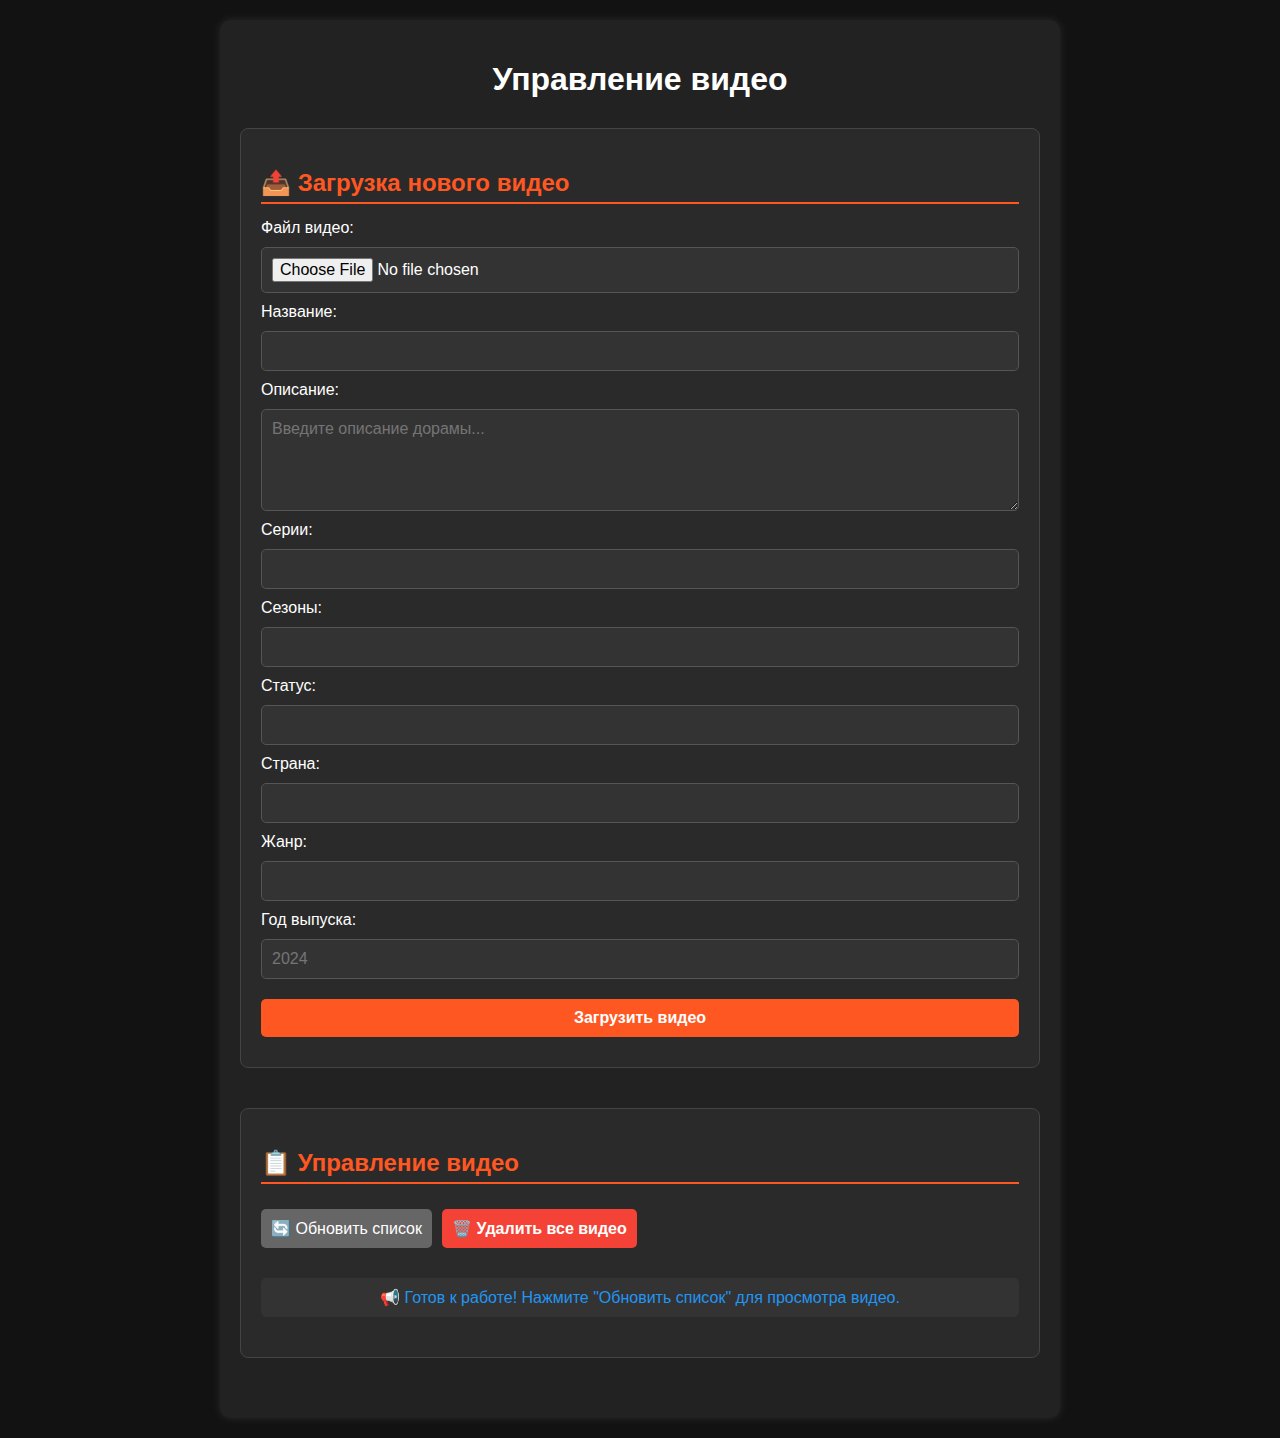
<file: ver26/ver26/admin/admin.html>
<!DOCTYPE html>
<html lang="en">
<head>
    <meta charset="UTF-8">
    <meta name="viewport" content="width=device-width, initial-scale=1.0">
    <title>Админка</title>
    <link rel="stylesheet" href="admin.css">
</head>
<body>
    <div class="admin-container">
        <h1>Управление видео</h1>
        
        <!-- Секция загрузки -->
        <div class="section">
            <h2>📤 Загрузка нового видео</h2>
            <form id="uploadForm">
                <label for="videoFile">Файл видео:</label>
                <input type="file" id="videoFile" required>
                
                <label for="videoTitle">Название:</label>
                <input type="text" id="videoTitle" required>
                
                <label for="videoDescription">Описание:</label>
                <textarea id="videoDescription" rows="4" placeholder="Введите описание дорамы..." required></textarea>
                
                <label for="videoSeries">Серии:</label>
                <input type="number" id="videoSeries" required>
                
                <label for="videoSeasons">Сезоны:</label>
                <input type="number" id="videoSeasons" required>
                
                <label for="videoStatus">Статус:</label>
                <input type="text" id="videoStatus" required>
                
                <label for="videoCountry">Страна:</label>
                <input type="text" id="videoCountry" required>
                
                <label for="videoGenre">Жанр:</label>
                <input type="text" id="videoGenre" required>
                
                <label for="videoYear">Год выпуска:</label>
                <input type="text" id="videoYear" placeholder="2024" required>
                
                <button type="submit" class="btn-primary">Загрузить видео</button>
            </form>
        </div>

        <!-- Секция управления видео -->
        <div class="section">
            <h2>📋 Управление видео</h2>
            <div class="management-controls">
                <button id="loadVideosBtn" class="btn-secondary">🔄 Обновить список</button>
                <button id="deleteAllBtn" class="btn-danger">🗑️ Удалить все видео</button>
            </div>
            
            <div id="videosStatus" class="status-info">
                Нажмите "Обновить список" для загрузки видео
            </div>
            
            <div id="videosList" class="videos-list"></div>
        </div>
    </div>

    <!-- Модальное окно подтверждения -->
    <div id="confirmModal" class="modal">
        <div class="modal-content">
            <h3>⚠️ Подтверждение</h3>
            <p id="confirmText">Вы уверены?</p>
            <div class="modal-buttons">
                <button id="confirmYes" class="btn-danger">Да, удалить</button>
                <button id="confirmNo" class="btn-secondary">Отмена</button>
            </div>
        </div>
    </div>

    <script src="admin.js"></script>
</body>
</html>
</file>
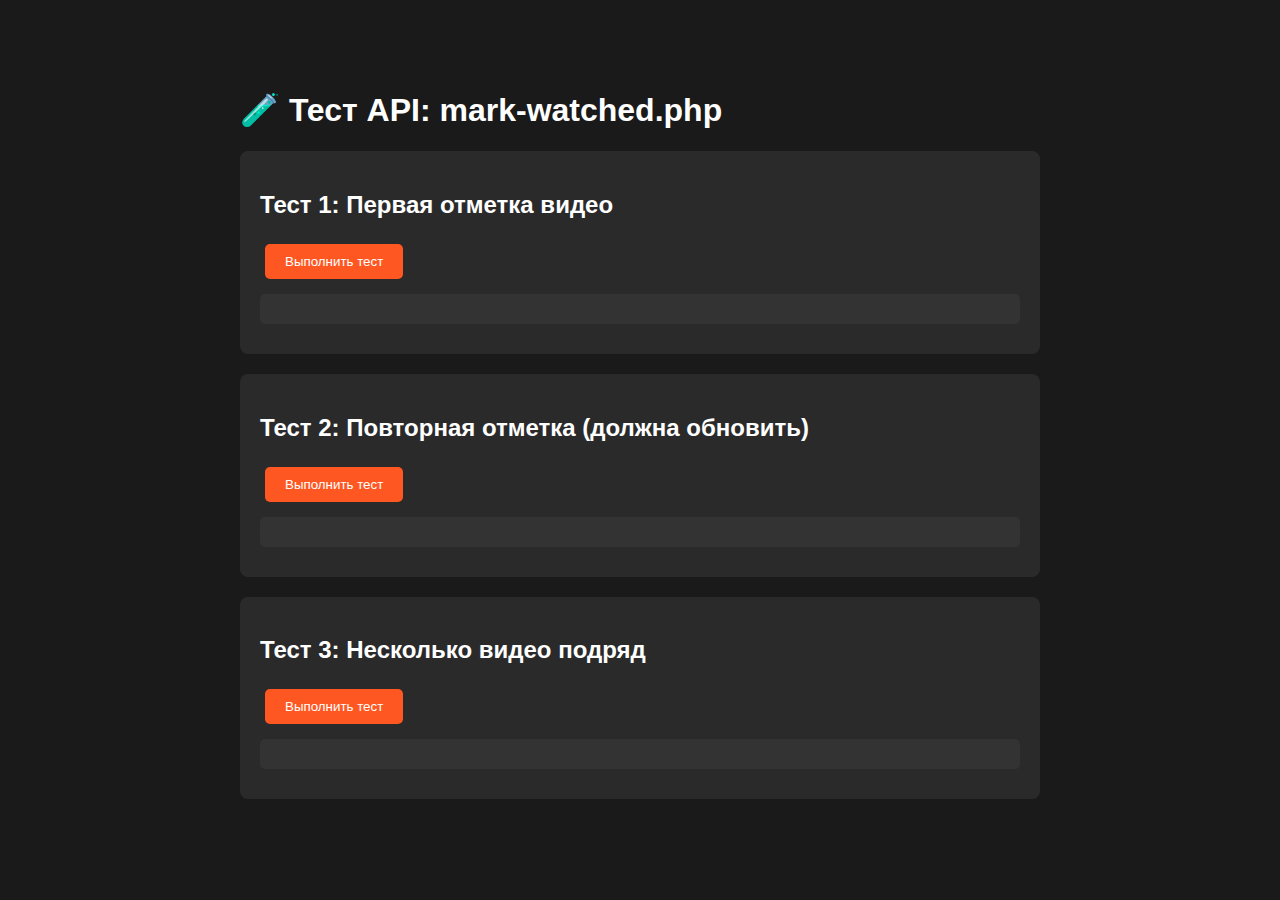
<file: ver26/ver26/api/test-mark-watched.html>
<!DOCTYPE html>
<html lang="ru">
<head>
    <meta charset="UTF-8">
    <meta name="viewport" content="width=device-width, initial-scale=1.0">
    <title>Тест Mark Watched API</title>
    <style>
        body {
            font-family: Arial, sans-serif;
            max-width: 800px;
            margin: 50px auto;
            padding: 20px;
            background: #1a1a1a;
            color: #fff;
        }
        .test-section {
            background: #2a2a2a;
            padding: 20px;
            margin: 20px 0;
            border-radius: 8px;
        }
        button {
            background: #ff5722;
            color: white;
            border: none;
            padding: 10px 20px;
            border-radius: 5px;
            cursor: pointer;
            margin: 5px;
        }
        button:hover {
            background: #e64a19;
        }
        .result {
            background: #333;
            padding: 15px;
            margin: 10px 0;
            border-radius: 5px;
            font-family: monospace;
            white-space: pre-wrap;
        }
        .success { color: #4caf50; }
        .error { color: #f44336; }
    </style>
</head>
<body>
    <h1>🧪 Тест API: mark-watched.php</h1>
    
    <div class="test-section">
        <h2>Тест 1: Первая отметка видео</h2>
        <button onclick="testFirstMark()">Выполнить тест</button>
        <div id="result1" class="result"></div>
    </div>
    
    <div class="test-section">
        <h2>Тест 2: Повторная отметка (должна обновить)</h2>
        <button onclick="testDuplicateMark()">Выполнить тест</button>
        <div id="result2" class="result"></div>
    </div>
    
    <div class="test-section">
        <h2>Тест 3: Несколько видео подряд</h2>
        <button onclick="testMultipleMark()">Выполнить тест</button>
        <div id="result3" class="result"></div>
    </div>

    <script>
        const API_URL = '../api/mark-watched.php';
        const TEST_USER_ID = 590563384; // Замените на реальный
        const TEST_VIDEO_ID = 9; // Замените на реальный

        async function testFirstMark() {
            const resultDiv = document.getElementById('result1');
            resultDiv.innerHTML = '⏳ Выполняется запрос...';
            
            try {
                const response = await fetch(API_URL, {
                    method: 'POST',
                    headers: {
                        'Content-Type': 'application/json'
                    },
                    body: JSON.stringify({
                        userId: TEST_USER_ID,
                        videoId: TEST_VIDEO_ID
                    })
                });
                
                const data = await response.json();
                
                if (data.success) {
                    resultDiv.innerHTML = `<span class="success">✅ Успех!</span>\n${JSON.stringify(data, null, 2)}`;
                    console.log('Тест 1 пройден:', data);
                } else {
                    resultDiv.innerHTML = `<span class="error">❌ Ошибка:</span>\n${JSON.stringify(data, null, 2)}`;
                }
            } catch (error) {
                resultDiv.innerHTML = `<span class="error">❌ Ошибка сети:</span>\n${error.message}`;
            }
        }

        async function testDuplicateMark() {
            const resultDiv = document.getElementById('result2');
            resultDiv.innerHTML = '⏳ Выполняется запрос...';
            
            try {
                // Отправляем тот же userId и videoId дважды
                const response1 = await fetch(API_URL, {
                    method: 'POST',
                    headers: { 'Content-Type': 'application/json' },
                    body: JSON.stringify({
                        userId: TEST_USER_ID,
                        videoId: TEST_VIDEO_ID
                    })
                });
                const data1 = await response1.json();
                
                await new Promise(resolve => setTimeout(resolve, 500));
                
                const response2 = await fetch(API_URL, {
                    method: 'POST',
                    headers: { 'Content-Type': 'application/json' },
                    body: JSON.stringify({
                        userId: TEST_USER_ID,
                        videoId: TEST_VIDEO_ID
                    })
                });
                const data2 = await response2.json();
                
                resultDiv.innerHTML = `
<span class="success">Запрос 1:</span>
isNewRecord: ${data1.isNewRecord} (должно быть true или false)
${JSON.stringify(data1, null, 2)}

<span class="success">Запрос 2:</span>
isNewRecord: ${data2.isNewRecord} (должно быть false - обновление)
${JSON.stringify(data2, null, 2)}
                `.trim();
                
                console.log('Тест 2 пройден:', { data1, data2 });
            } catch (error) {
                resultDiv.innerHTML = `<span class="error">❌ Ошибка:</span>\n${error.message}`;
            }
        }

        async function testMultipleMark() {
            const resultDiv = document.getElementById('result3');
            resultDiv.innerHTML = '⏳ Выполняется 5 запросов...';
            
            try {
                const results = [];
                
                for (let i = 0; i < 5; i++) {
                    const response = await fetch(API_URL, {
                        method: 'POST',
                        headers: { 'Content-Type': 'application/json' },
                        body: JSON.stringify({
                            userId: TEST_USER_ID,
                            videoId: TEST_VIDEO_ID + i // разные видео
                        })
                    });
                    const data = await response.json();
                    results.push({ videoId: TEST_VIDEO_ID + i, ...data });
                    
                    await new Promise(resolve => setTimeout(resolve, 100));
                }
                
                resultDiv.innerHTML = `<span class="success">✅ Все запросы выполнены!</span>\n${JSON.stringify(results, null, 2)}`;
                console.log('Тест 3 пройден:', results);
            } catch (error) {
                resultDiv.innerHTML = `<span class="error">❌ Ошибка:</span>\n${error.message}`;
            }
        }
    </script>
</body>
</html>
</file>
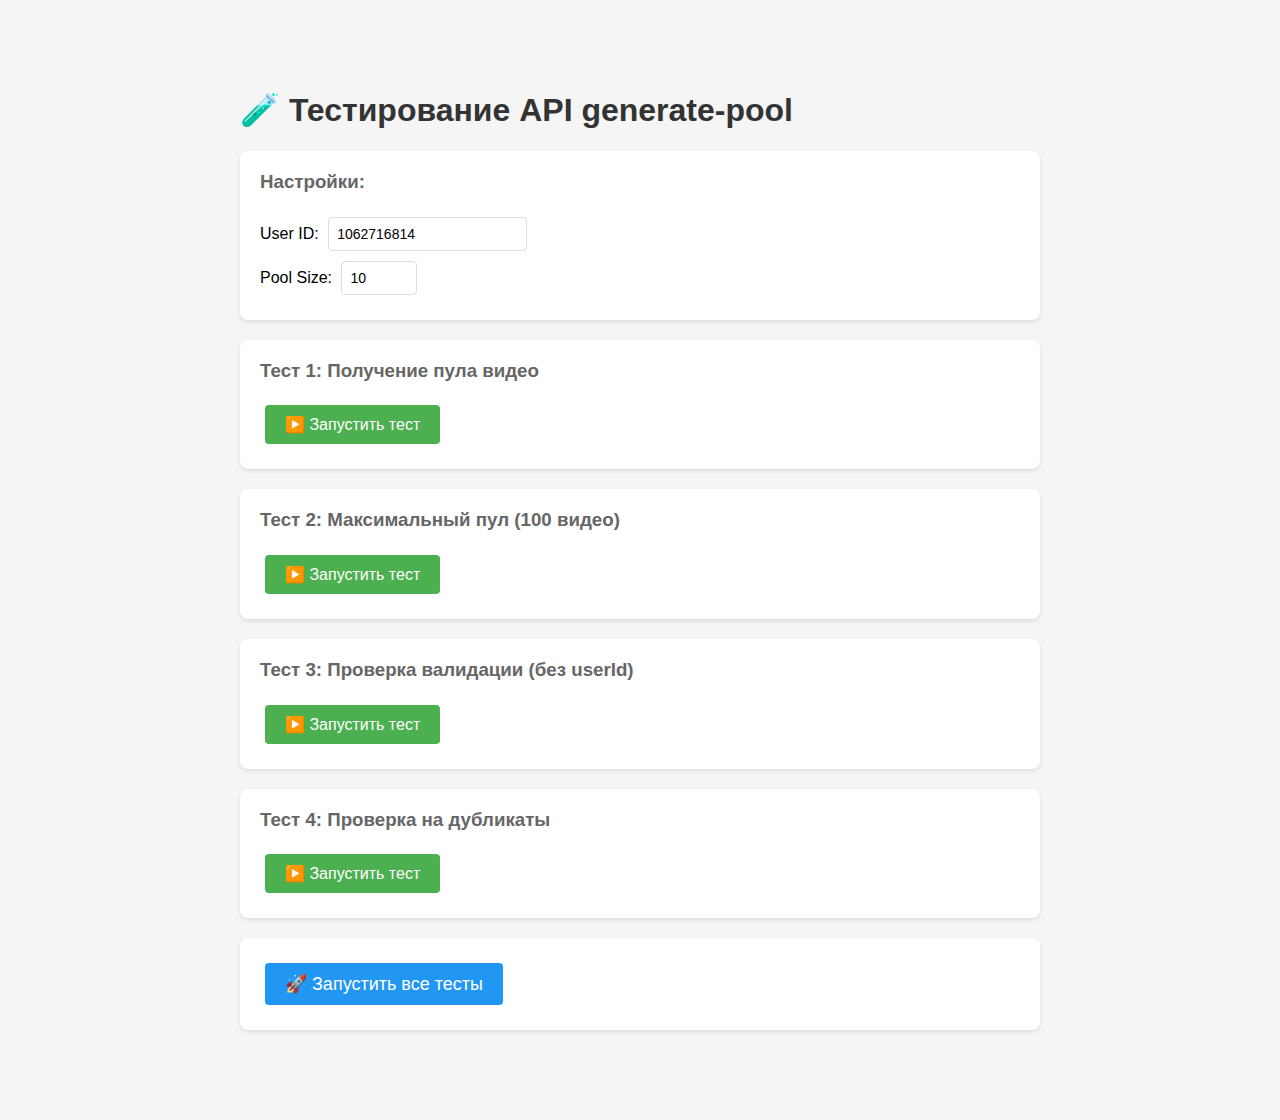
<file: ver26/ver26/api/test-page.html>
<!DOCTYPE html>
<html lang="ru">
<head>
    <meta charset="UTF-8">
    <meta name="viewport" content="width=device-width, initial-scale=1.0">
    <title>Тест API generate-pool</title>
    <style>
        body {
            font-family: Arial, sans-serif;
            max-width: 800px;
            margin: 50px auto;
            padding: 20px;
            background: #f5f5f5;
        }
        .test-block {
            background: white;
            padding: 20px;
            margin: 20px 0;
            border-radius: 8px;
            box-shadow: 0 2px 4px rgba(0,0,0,0.1);
        }
        button {
            background: #4CAF50;
            color: white;
            padding: 10px 20px;
            border: none;
            border-radius: 4px;
            cursor: pointer;
            font-size: 16px;
            margin: 5px;
        }
        button:hover {
            background: #45a049;
        }
        .result {
            margin-top: 15px;
            padding: 15px;
            background: #f9f9f9;
            border-left: 4px solid #4CAF50;
            border-radius: 4px;
            white-space: pre-wrap;
            font-family: monospace;
            font-size: 12px;
        }
        .error {
            border-left-color: #f44336;
        }
        .success {
            border-left-color: #4CAF50;
        }
        input {
            padding: 8px;
            margin: 5px;
            border: 1px solid #ddd;
            border-radius: 4px;
            font-size: 14px;
        }
        h1 {
            color: #333;
        }
        h3 {
            color: #666;
            margin-top: 0;
        }
    </style>
</head>
<body>
    <h1>🧪 Тестирование API generate-pool</h1>
    
    <div class="test-block">
        <h3>Настройки:</h3>
        <label>User ID: <input type="number" id="userId" value="1062716814"></label><br>
        <label>Pool Size: <input type="number" id="poolSize" value="10" min="1" max="100"></label>
    </div>

    <div class="test-block">
        <h3>Тест 1: Получение пула видео</h3>
        <button onclick="test1()">▶️ Запустить тест</button>
        <div id="result1" class="result" style="display:none;"></div>
    </div>

    <div class="test-block">
        <h3>Тест 2: Максимальный пул (100 видео)</h3>
        <button onclick="test2()">▶️ Запустить тест</button>
        <div id="result2" class="result" style="display:none;"></div>
    </div>

    <div class="test-block">
        <h3>Тест 3: Проверка валидации (без userId)</h3>
        <button onclick="test3()">▶️ Запустить тест</button>
        <div id="result3" class="result" style="display:none;"></div>
    </div>

    <div class="test-block">
        <h3>Тест 4: Проверка на дубликаты</h3>
        <button onclick="test4()">▶️ Запустить тест</button>
        <div id="result4" class="result" style="display:none;"></div>
    </div>

    <div class="test-block">
        <button onclick="runAllTests()" style="background: #2196F3; font-size: 18px;">
            🚀 Запустить все тесты
        </button>
    </div>

    <script>
        const API_URL = './generate-pool.php'; // Путь к вашему API

        function getUserId() {
            return parseInt(document.getElementById('userId').value);
        }

        function getPoolSize() {
            return parseInt(document.getElementById('poolSize').value);
        }

        async function makeRequest(data) {
            const response = await fetch(API_URL, {
                method: 'POST',
                headers: {
                    'Content-Type': 'application/json'
                },
                body: JSON.stringify(data)
            });
            
            if (!response.ok) {
                throw new Error(`HTTP ${response.status}: ${response.statusText}`);
            }
            return await response.json();
        }

        function showResult(elementId, message, isSuccess) {
            const el = document.getElementById(elementId);
            el.textContent = message;
            el.className = 'result ' + (isSuccess ? 'success' : 'error');
            el.style.display = 'block';
        }

        async function test1() {
            showResult('result1', '⏳ Выполняется...', true);
            
            try {
                const startTime = performance.now();
                const response = await makeRequest({
                    userId: getUserId(),
                    poolSize: getPoolSize()
                });
                const endTime = performance.now();
                
                let message = `✅ ТЕСТ 1: УСПЕШНО\n\n`;
                message += `Получено видео: ${response.poolSize}\n`;
                message += `Осталось непросмотренных: ${response.remainingCount}\n`;
                message += `Время выполнения (сервер): ${response.executionTime}ms\n`;
                message += `Время выполнения (клиент): ${(endTime - startTime).toFixed(2)}ms\n\n`;
                
                if (response.videos && response.videos.length > 0) {
                    message += `Первое видео в пуле:\n`;
                    const v = response.videos[0];
                    message += `  ID: ${v.id}\n`;
                    message += `  Название: ${v.title}\n`;
                    message += `  Жанр: ${v.genre}\n`;
                    message += `  Страна: ${v.country}\n`;
                    message += `  Год: ${v.year}\n`;
                }
                
                showResult('result1', message, true);
            } catch (error) {
                showResult('result1', `❌ ОШИБКА:\n${error.message}`, false);
            }
        }

        async function test2() {
            showResult('result2', '⏳ Выполняется...', true);
            
            try {
                const response = await makeRequest({
                    userId: getUserId(),
                    poolSize: 100
                });
                
                let message = `✅ ТЕСТ 2: УСПЕШНО\n\n`;
                message += `Запрошено: 100 видео\n`;
                message += `Получено: ${response.poolSize} видео\n`;
                message += `Время выполнения: ${response.executionTime}ms\n`;
                
                if (response.poolSize < 100) {
                    message += `\n⚠️ Внимание: получено меньше 100 видео.\n`;
                    message += `Возможно, в базе меньше непросмотренных видео.`;
                }
                
                showResult('result2', message, true);
            } catch (error) {
                showResult('result2', `❌ ОШИБКА:\n${error.message}`, false);
            }
        }

        async function test3() {
            showResult('result3', '⏳ Выполняется...', true);
            
            try {
                const response = await makeRequest({
                    poolSize: 10
                    // userId намеренно не передаём
                });
                
                if (!response.success) {
                    let message = `✅ ТЕСТ 3: УСПЕШНО\n\n`;
                    message += `Валидация работает корректно!\n`;
                    message += `Ошибка: ${response.error}\n`;
                    showResult('result3', message, true);
                } else {
                    showResult('result3', `❌ ТЕСТ 3: ПРОВАЛЕН\nAPI должен был вернуть ошибку`, false);
                }
            } catch (error) {
                showResult('result3', `❌ ОШИБКА:\n${error.message}`, false);
            }
        }

        async function test4() {
            showResult('result4', '⏳ Выполняется...', true);
            
            try {
                const response = await makeRequest({
                    userId: getUserId(),
                    poolSize: 50
                });
                
                if (response.success && response.videos && response.videos.length > 0) {
                    const videoIds = response.videos.map(v => v.id);
                    const uniqueIds = [...new Set(videoIds)];
                    
                    let message = `✅ ТЕСТ 4: УСПЕШНО\n\n`;
                    message += `Всего видео в пуле: ${videoIds.length}\n`;
                    message += `Уникальных ID: ${uniqueIds.length}\n`;
                    
                    if (videoIds.length === uniqueIds.length) {
                        message += `\n✅ Дубликатов не найдено!`;
                    } else {
                        message += `\n❌ НАЙДЕНЫ ДУБЛИКАТЫ!`;
                    }
                    
                    showResult('result4', message, videoIds.length === uniqueIds.length);
                } else {
                    showResult('result4', `⚠️ Пул пуст или ошибка`, false);
                }
            } catch (error) {
                showResult('result4', `❌ ОШИБКА:\n${error.message}`, false);
            }
        }

        async function runAllTests() {
            await test1();
            await new Promise(resolve => setTimeout(resolve, 500));
            await test2();
            await new Promise(resolve => setTimeout(resolve, 500));
            await test3();
            await new Promise(resolve => setTimeout(resolve, 500));
            await test4();
        }
    </script>
</body>
</html>
</file>
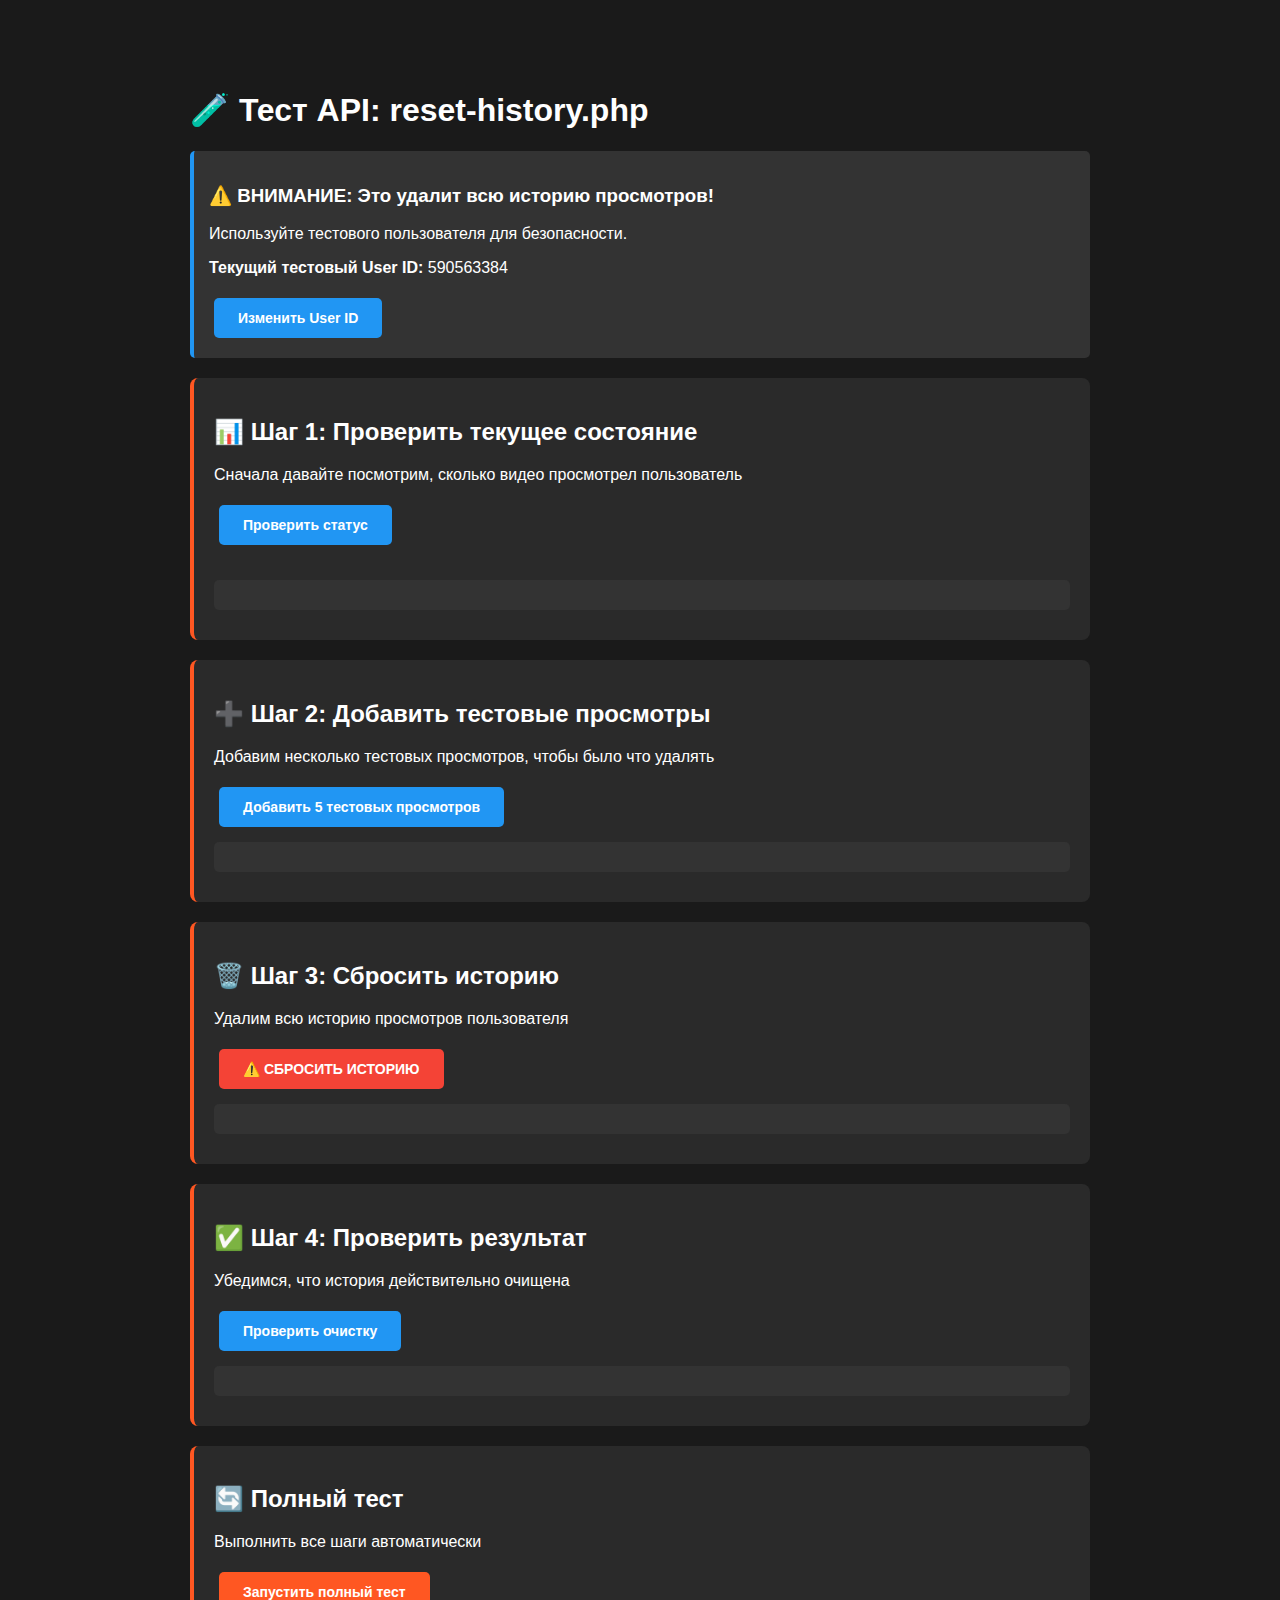
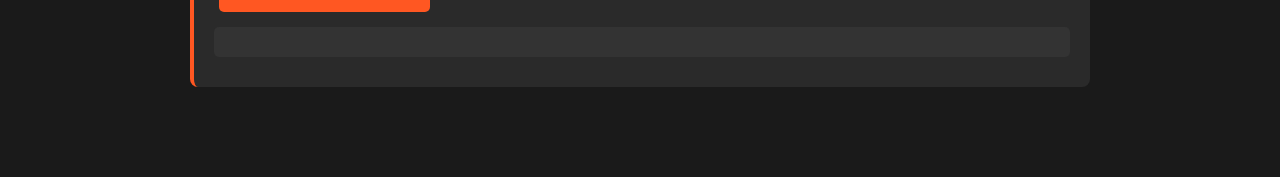
<file: ver26/ver26/api/test-reset-history.html>
<!DOCTYPE html>
<html lang="ru">
<head>
    <meta charset="UTF-8">
    <meta name="viewport" content="width=device-width, initial-scale=1.0">
    <title>Тест Reset History API</title>
    <style>
        body {
            font-family: Arial, sans-serif;
            max-width: 900px;
            margin: 50px auto;
            padding: 20px;
            background: #1a1a1a;
            color: #fff;
        }
        .test-section {
            background: #2a2a2a;
            padding: 20px;
            margin: 20px 0;
            border-radius: 8px;
            border-left: 4px solid #ff5722;
        }
        .info-box {
            background: #333;
            padding: 15px;
            margin: 15px 0;
            border-radius: 5px;
            border-left: 4px solid #2196f3;
        }
        button {
            background: #ff5722;
            color: white;
            border: none;
            padding: 12px 24px;
            border-radius: 5px;
            cursor: pointer;
            margin: 5px;
            font-size: 14px;
            font-weight: bold;
        }
        button:hover {
            background: #e64a19;
        }
        button.secondary {
            background: #2196f3;
        }
        button.secondary:hover {
            background: #1976d2;
        }
        button.danger {
            background: #f44336;
        }
        button.danger:hover {
            background: #d32f2f;
        }
        .result {
            background: #333;
            padding: 15px;
            margin: 10px 0;
            border-radius: 5px;
            font-family: monospace;
            font-size: 12px;
            white-space: pre-wrap;
            max-height: 300px;
            overflow-y: auto;
        }
        .success { color: #4caf50; }
        .error { color: #f44336; }
        .warning { color: #ff9800; }
        .stats {
            display: grid;
            grid-template-columns: repeat(auto-fit, minmax(200px, 1fr));
            gap: 15px;
            margin: 15px 0;
        }
        .stat-card {
            background: #333;
            padding: 15px;
            border-radius: 5px;
            text-align: center;
        }
        .stat-value {
            font-size: 32px;
            font-weight: bold;
            color: #ff5722;
        }
        .stat-label {
            color: #999;
            margin-top: 5px;
        }
    </style>
</head>
<body>
    <h1>🧪 Тест API: reset-history.php</h1>
    
    <div class="info-box">
        <h3>⚠️ ВНИМАНИЕ: Это удалит всю историю просмотров!</h3>
        <p>Используйте тестового пользователя для безопасности.</p>
        <p><strong>Текущий тестовый User ID:</strong> <span id="currentUserId">590563384</span></p>
        <button class="secondary" onclick="changeUserId()">Изменить User ID</button>
    </div>

    <div class="test-section">
        <h2>📊 Шаг 1: Проверить текущее состояние</h2>
        <p>Сначала давайте посмотрим, сколько видео просмотрел пользователь</p>
        <button class="secondary" onclick="checkCurrentStatus()">Проверить статус</button>
        <div class="stats" id="statsContainer"></div>
        <div id="result0" class="result"></div>
    </div>

    <div class="test-section">
        <h2>➕ Шаг 2: Добавить тестовые просмотры</h2>
        <p>Добавим несколько тестовых просмотров, чтобы было что удалять</p>
        <button class="secondary" onclick="addTestWatches()">Добавить 5 тестовых просмотров</button>
        <div id="result1" class="result"></div>
    </div>
    
    <div class="test-section">
        <h2>🗑️ Шаг 3: Сбросить историю</h2>
        <p>Удалим всю историю просмотров пользователя</p>
        <button class="danger" onclick="testResetHistory()">⚠️ СБРОСИТЬ ИСТОРИЮ</button>
        <div id="result2" class="result"></div>
    </div>
    
    <div class="test-section">
        <h2>✅ Шаг 4: Проверить результат</h2>
        <p>Убедимся, что история действительно очищена</p>
        <button class="secondary" onclick="verifyReset()">Проверить очистку</button>
        <div id="result3" class="result"></div>
    </div>

    <div class="test-section">
        <h2>🔄 Полный тест</h2>
        <p>Выполнить все шаги автоматически</p>
        <button onclick="runFullTest()">Запустить полный тест</button>
        <div id="resultFull" class="result"></div>
    </div>

    <script>
        const MARK_WATCHED_API = '../api/mark-watched.php';
        const RESET_HISTORY_API = '../api/reset-history.php';
        const GENERATE_POOL_API = '../api/generate-pool.php';
        
        let TEST_USER_ID = 590563384; // Замените на реального тестового пользователя

        function changeUserId() {
            const newUserId = prompt('Введите новый User ID:', TEST_USER_ID);
            if (newUserId && !isNaN(newUserId)) {
                TEST_USER_ID = parseInt(newUserId);
                document.getElementById('currentUserId').textContent = TEST_USER_ID;
                console.log('User ID изменён на:', TEST_USER_ID);
            }
        }

        async function checkCurrentStatus() {
            const resultDiv = document.getElementById('result0');
            const statsDiv = document.getElementById('statsContainer');
            resultDiv.innerHTML = '⏳ Проверяем текущее состояние...';
            statsDiv.innerHTML = '';
            
            try {
                const response = await fetch(GENERATE_POOL_API, {
                    method: 'POST',
                    headers: { 'Content-Type': 'application/json' },
                    body: JSON.stringify({
                        userId: TEST_USER_ID,
                        poolSize: 1
                    })
                });
                
                const data = await response.json();
                
                if (data.success) {
                    const totalVideos = data.poolSize + data.remainingCount;
                    const watchedCount = totalVideos - data.remainingCount;
                    
                    statsDiv.innerHTML = `
                        <div class="stat-card">
                            <div class="stat-value">${watchedCount}</div>
                            <div class="stat-label">Просмотрено видео</div>
                        </div>
                        <div class="stat-card">
                            <div class="stat-value">${data.remainingCount}</div>
                            <div class="stat-label">Осталось видео</div>
                        </div>
                        <div class="stat-card">
                            <div class="stat-value">${totalVideos}</div>
                            <div class="stat-label">Всего видео</div>
                        </div>
                    `;
                    
                    resultDiv.innerHTML = `<span class="success">✅ Статус получен</span>\n${JSON.stringify(data, null, 2)}`;
                } else {
                    resultDiv.innerHTML = `<span class="error">❌ Ошибка:</span>\n${JSON.stringify(data, null, 2)}`;
                }
            } catch (error) {
                resultDiv.innerHTML = `<span class="error">❌ Ошибка сети:</span>\n${error.message}`;
            }
        }

        async function addTestWatches() {
            const resultDiv = document.getElementById('result1');
            resultDiv.innerHTML = '⏳ Добавляем тестовые просмотры...';
            
            try {
                const results = [];
                
                for (let i = 1; i <= 5; i++) {
                    const response = await fetch(MARK_WATCHED_API, {
                        method: 'POST',
                        headers: { 'Content-Type': 'application/json' },
                        body: JSON.stringify({
                            userId: TEST_USER_ID,
                            videoId: i
                        })
                    });
                    const data = await response.json();
                    results.push({ videoId: i, success: data.success, isNewRecord: data.isNewRecord });
                    
                    await new Promise(resolve => setTimeout(resolve, 100));
                }
                
                const successCount = results.filter(r => r.success).length;
                const newRecords = results.filter(r => r.isNewRecord).length;
                
                resultDiv.innerHTML = `
<span class="success">✅ Добавлено просмотров: ${successCount}/5</span>
<span class="success">Из них новых записей: ${newRecords}</span>

${JSON.stringify(results, null, 2)}
                `.trim();
                
                // Автоматически обновляем статус
                await new Promise(resolve => setTimeout(resolve, 500));
                await checkCurrentStatus();
                
            } catch (error) {
                resultDiv.innerHTML = `<span class="error">❌ Ошибка:</span>\n${error.message}`;
            }
        }

        async function testResetHistory() {
            const resultDiv = document.getElementById('result2');
            
            // Дополнительное подтверждение
            if (!confirm(`Вы уверены, что хотите сбросить историю для пользователя ${TEST_USER_ID}?`)) {
                resultDiv.innerHTML = '<span class="warning">⚠️ Операция отменена пользователем</span>';
                return;
            }
            
            resultDiv.innerHTML = '⏳ Сбрасываем историю...';
            
            try {
                const response = await fetch(RESET_HISTORY_API, {
                    method: 'POST',
                    headers: { 'Content-Type': 'application/json' },
                    body: JSON.stringify({
                        userId: TEST_USER_ID
                    })
                });
                
                const data = await response.json();
                
                if (data.success) {
                    resultDiv.innerHTML = `
<span class="success">✅ История успешно сброшена!</span>
<span class="success">Удалено записей: ${data.deletedCount}</span>
<span class="success">Время выполнения: ${data.executionTime}ms</span>

${JSON.stringify(data, null, 2)}
                    `.trim();
                    
                    console.log('История сброшена:', data);
                    
                    // Автоматически проверяем результат
                    await new Promise(resolve => setTimeout(resolve, 500));
                    await verifyReset();
                    
                } else {
                    resultDiv.innerHTML = `<span class="error">❌ Ошибка:</span>\n${JSON.stringify(data, null, 2)}`;
                }
            } catch (error) {
                resultDiv.innerHTML = `<span class="error">❌ Ошибка сети:</span>\n${error.message}`;
            }
        }

        async function verifyReset() {
            const resultDiv = document.getElementById('result3');
            resultDiv.innerHTML = '⏳ Проверяем результат очистки...';
            
            try {
                const response = await fetch(GENERATE_POOL_API, {
                    method: 'POST',
                    headers: { 'Content-Type': 'application/json' },
                    body: JSON.stringify({
                        userId: TEST_USER_ID,
                        poolSize: 50
                    })
                });
                
                const data = await response.json();
                
                if (data.success) {
                    const totalVideos = data.poolSize + data.remainingCount;
                    
                    if (data.remainingCount === totalVideos || data.poolSize === totalVideos) {
                        resultDiv.innerHTML = `
<span class="success">✅ УСПЕХ! История полностью очищена</span>
<span class="success">Все ${totalVideos} видео теперь доступны для просмотра</span>

Детали:
- Получено в пуле: ${data.poolSize}
- Осталось непросмотренных: ${data.remainingCount}
- Всего видео: ${totalVideos}

${JSON.stringify(data, null, 2)}
                        `.trim();
                    } else {
                        resultDiv.innerHTML = `
<span class="warning">⚠️ ВНИМАНИЕ! История не полностью очищена</span>
Доступно: ${data.remainingCount} из ${totalVideos}

${JSON.stringify(data, null, 2)}
                        `.trim();
                    }
                } else {
                    resultDiv.innerHTML = `<span class="error">❌ Ошибка проверки:</span>\n${JSON.stringify(data, null, 2)}`;
                }
            } catch (error) {
                resultDiv.innerHTML = `<span class="error">❌ Ошибка сети:</span>\n${error.message}`;
            }
        }

        async function runFullTest() {
            const resultDiv = document.getElementById('resultFull');
            resultDiv.innerHTML = '⏳ Запуск полного теста...\n\n';
            
            try {
                // Шаг 1
                resultDiv.innerHTML += '📊 Шаг 1: Проверка текущего статуса...\n';
                await checkCurrentStatus();
                await new Promise(resolve => setTimeout(resolve, 1000));
                
                // Шаг 2
                resultDiv.innerHTML += '➕ Шаг 2: Добавление тестовых просмотров...\n';
                await addTestWatches();
                await new Promise(resolve => setTimeout(resolve, 1000));
                
                // Шаг 3
                resultDiv.innerHTML += '🗑️ Шаг 3: Сброс истории...\n';
                await testResetHistory();
                await new Promise(resolve => setTimeout(resolve, 1000));
                
                // Шаг 4
                resultDiv.innerHTML += '✅ Шаг 4: Проверка результата...\n';
                await verifyReset();
                
                resultDiv.innerHTML += '\n<span class="success">✅ ПОЛНЫЙ ТЕСТ ЗАВЕРШЁН!</span>';
                
            } catch (error) {
                resultDiv.innerHTML += `\n<span class="error">❌ Ошибка в полном тесте:</span>\n${error.message}`;
            }
        }
    </script>
</body>
</html>
</file>
<file: ver26/ver26/admin/admin.css>
/* admin.css v1.2 */
body {
    font-family: Arial, sans-serif;
    margin: 0;
    padding: 0;
    background-color: #121212;
    color: white;
    display: flex;
    justify-content: center;
    align-items: flex-start;
    min-height: 100vh;
    padding: 20px 0;
}

.admin-container {
    width: 90%;
    max-width: 800px;
    background: #222;
    padding: 20px;
    border-radius: 10px;
    box-shadow: 0 0 10px rgba(255, 255, 255, 0.1);
}

h1 {
    text-align: center;
    margin-bottom: 30px;
    color: #fff;
}

h2 {
    color: #ff5722;
    margin-bottom: 15px;
    border-bottom: 2px solid #ff5722;
    padding-bottom: 5px;
}

/* Секции */
.section {
    margin-bottom: 40px;
    padding: 20px;
    background: #2a2a2a;
    border-radius: 8px;
    border: 1px solid #444;
}

/* Формы */
form {
    display: flex;
    flex-direction: column;
}

input, button, textarea {
    margin: 10px 0;
    padding: 10px;
    border: none;
    border-radius: 5px;
    font-size: 16px;
}

input, textarea {
    background: #333;
    color: white;
    border: 1px solid #555;
}

input:focus, textarea:focus {
    outline: none;
    border-color: #ff5722;
    box-shadow: 0 0 5px rgba(255, 87, 34, 0.3);
}

textarea {
    resize: vertical;
    min-height: 80px;
    font-family: Arial, sans-serif;
}

/* Кнопки */
.btn-primary {
    background: #ff5722;
    color: white;
    cursor: pointer;
    font-weight: bold;
}

.btn-primary:hover {
    background: #e64a19;
}

.btn-secondary {
    background: #666;
    color: white;
    cursor: pointer;
}

.btn-secondary:hover {
    background: #777;
}

.btn-danger {
    background: #f44336;
    color: white;
    cursor: pointer;
    font-weight: bold;
}

.btn-danger:hover {
    background: #d32f2f;
}

.btn-small {
    padding: 5px 10px;
    font-size: 12px;
    margin: 2px;
}

/* Управление видео */
.management-controls {
    display: flex;
    gap: 10px;
    margin-bottom: 20px;
    flex-wrap: wrap;
}

.status-info {
    background: #333;
    padding: 10px;
    border-radius: 5px;
    margin-bottom: 20px;
    text-align: center;
    color: #ccc;
}

.videos-list {
    max-height: 400px;
    overflow-y: auto;
}

.video-item {
    background: #333;
    margin-bottom: 10px;
    padding: 15px;
    border-radius: 5px;
    border: 1px solid #555;
}

.video-item h4 {
    margin: 0 0 10px 0;
    color: #ff5722;
    font-size: 16px;
}

.video-details {
    display: grid;
    grid-template-columns: 1fr 1fr;
    gap: 8px;
    margin-bottom: 10px;
    font-size: 14px;
}

.video-details span {
    color: #ccc;
}

.video-actions {
    display: flex;
    gap: 10px;
    align-items: center;
}

.filename {
    font-family: monospace;
    background: #222;
    padding: 5px;
    border-radius: 3px;
    font-size: 12px;
    color: #888;
    word-break: break-all;
    margin-top: 5px;
}

/* Модальное окно */
.modal {
    display: none;
    position: fixed;
    z-index: 1000;
    left: 0;
    top: 0;
    width: 100%;
    height: 100%;
    background-color: rgba(0, 0, 0, 0.8);
}

.modal.show {
    display: flex;
    justify-content: center;
    align-items: center;
}

.modal-content {
    background: #333;
    padding: 20px;
    border-radius: 10px;
    text-align: center;
    max-width: 400px;
    width: 90%;
}

.modal-content h3 {
    margin-top: 0;
    color: #f44336;
}

.modal-buttons {
    display: flex;
    gap: 10px;
    justify-content: center;
    margin-top: 20px;
}

.modal-buttons button {
    margin: 0;
    padding: 10px 20px;
}

/* Статусы */
.success {
    color: #4CAF50;
}

.error {
    color: #f44336;
}

.warning {
    color: #ff9800;
}

.info {
    color: #2196F3;
}

/* Адаптивность */
@media (max-width: 600px) {
    .admin-container {
        width: 95%;
        padding: 15px;
    }
    
    .video-details {
        grid-template-columns: 1fr;
    }
    
    .management-controls {
        flex-direction: column;
    }
    
    .video-actions {
        flex-direction: column;
        gap: 5px;
    }
    
    .modal-buttons {
        flex-direction: column;
    }
}
</file>
